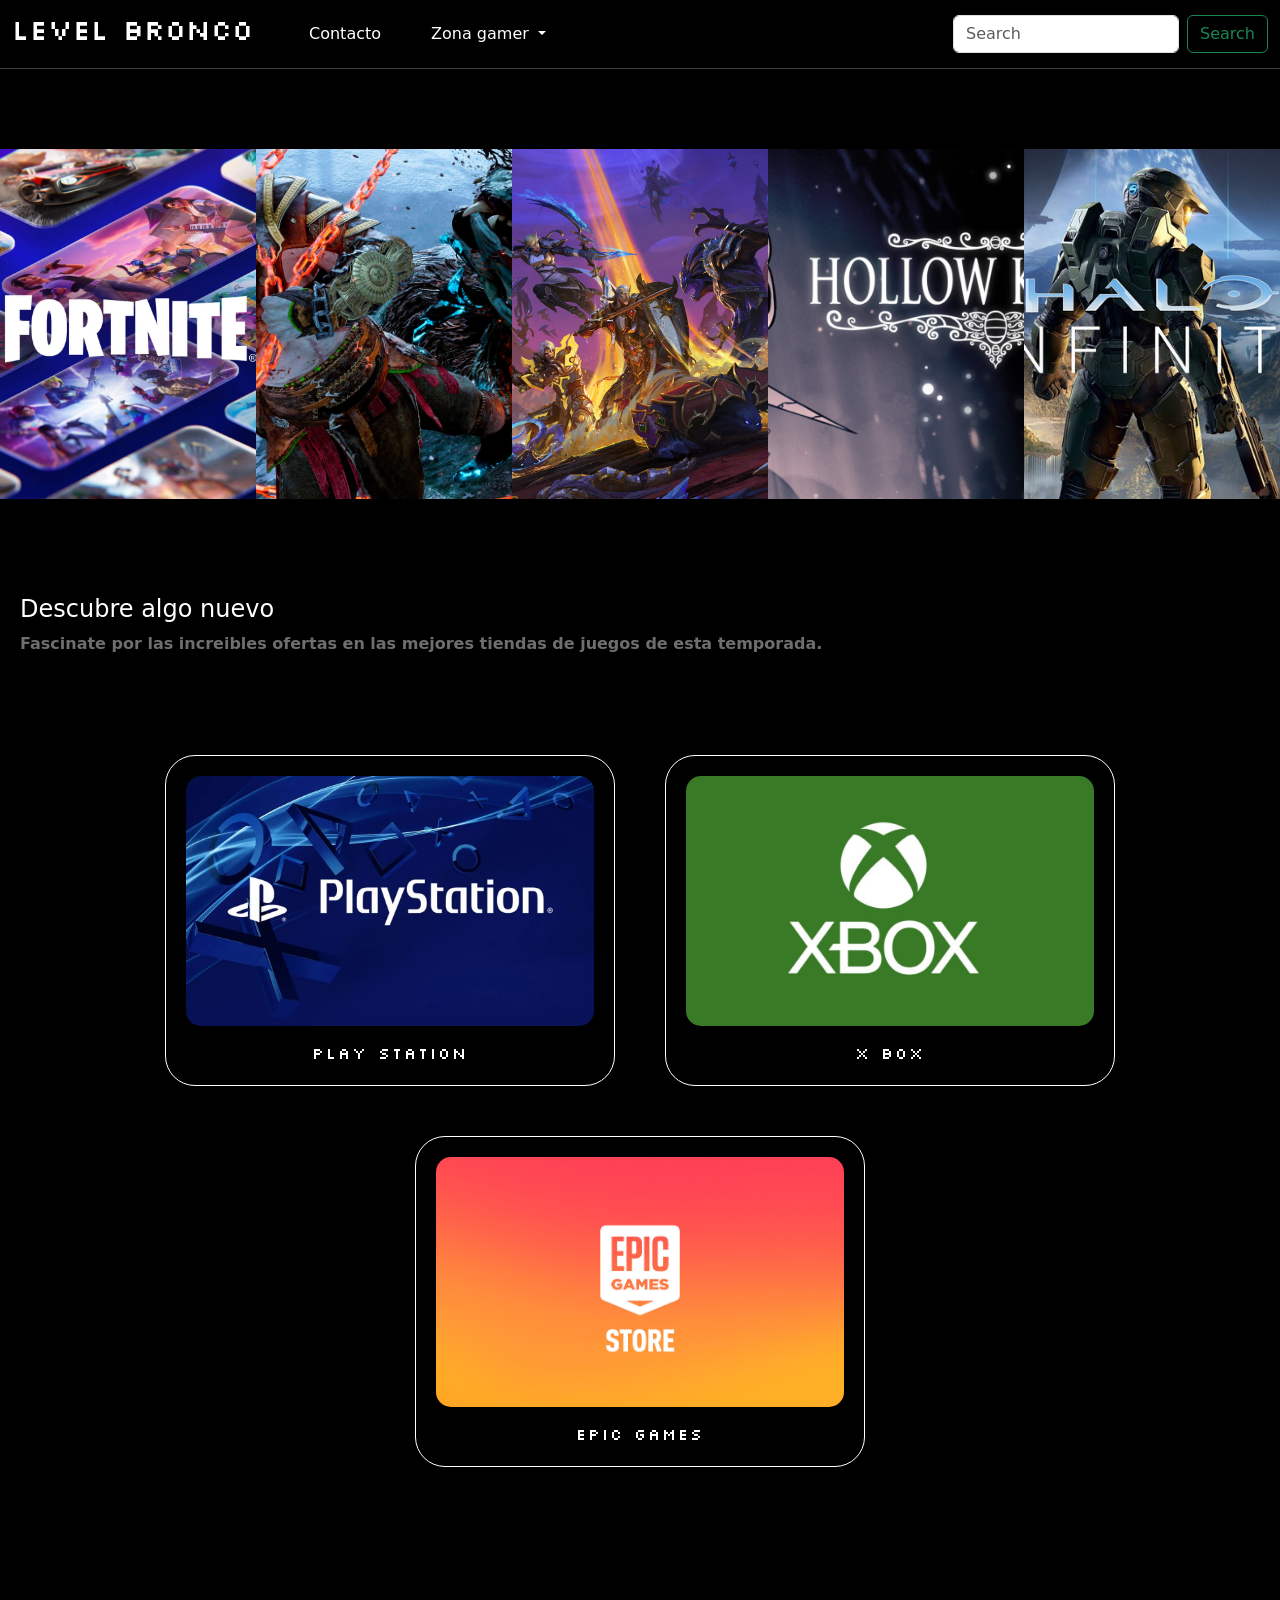
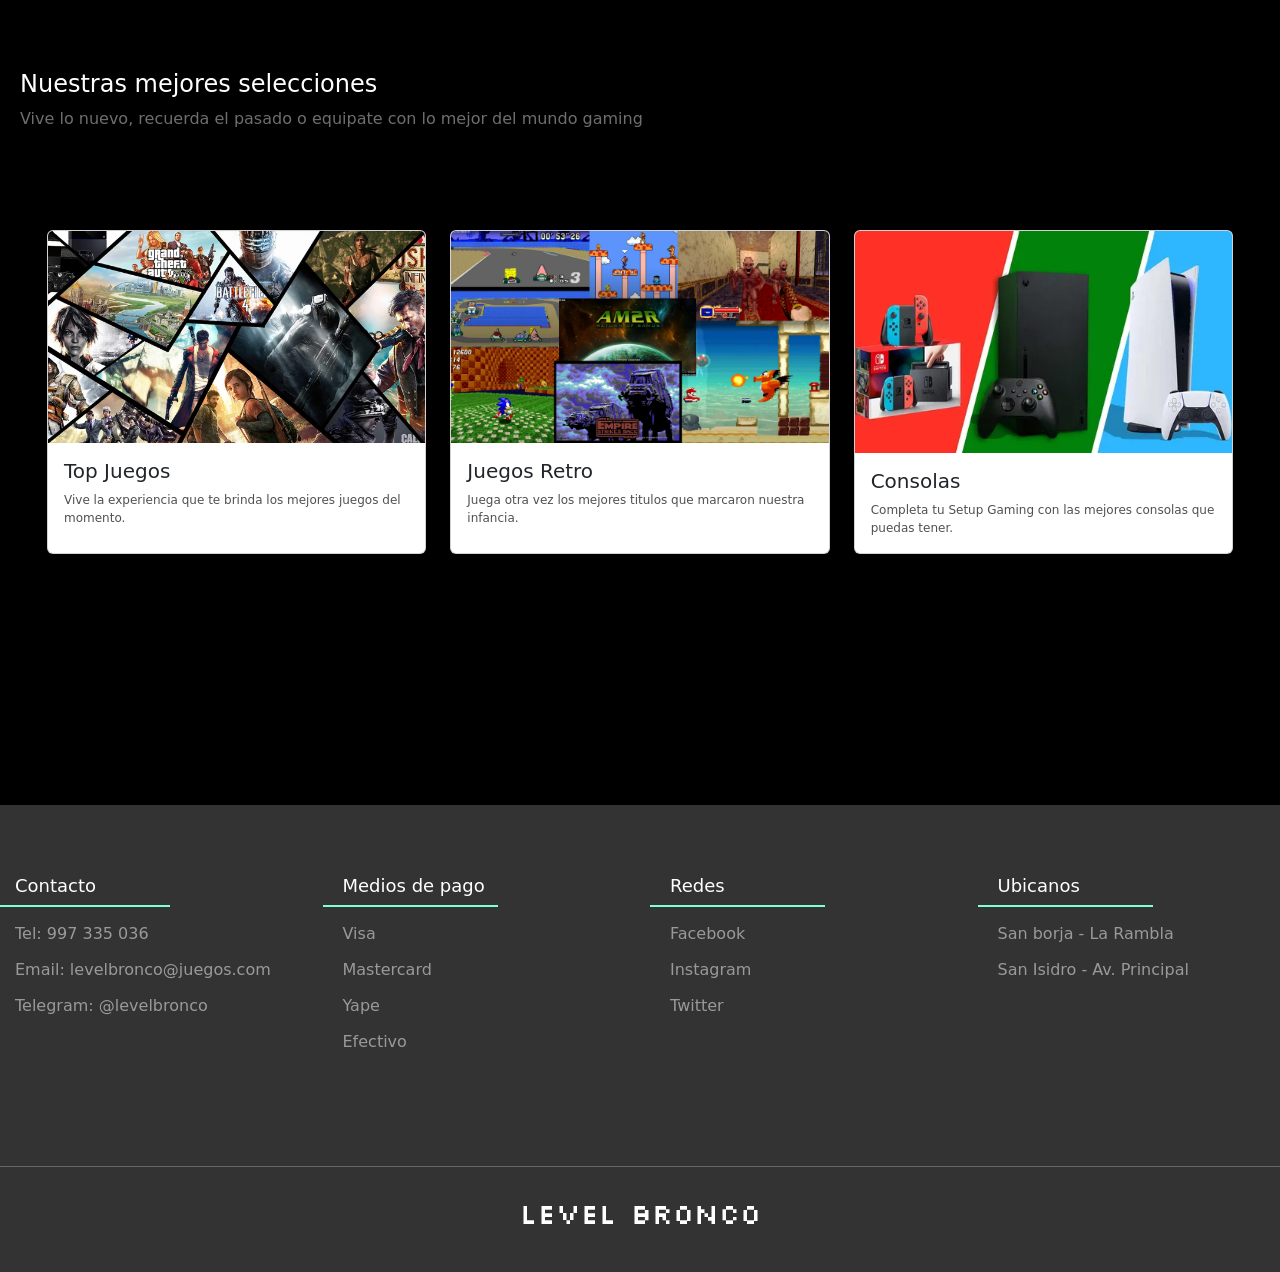
<file: index.html>
<!DOCTYPE html>
<html lang="es">

<head>
  <meta charset="UTF-8">
  <meta name="viewport" content="width=device-width, initial-scale=1.0">
  <title>Level Bronco - inicio</title>
  <link rel="stylesheet" href="https://cdn.jsdelivr.net/npm/bootstrap-icons@1.11.3/font/bootstrap-icons.min.css">
  <link href="https://cdn.jsdelivr.net/npm/bootstrap@5.3.3/dist/css/bootstrap.min.css" rel="stylesheet">
  <link rel="stylesheet" href="style.css">
</head>

<body>

  <header>
    <nav class="navbar navbar-expand-lg bg-black fixed-top">
      <div class="container-fluid">
        <a class="navbar-brand" href="#">
          <h3>Level Bronco</h3>
        </a>
        <button class="navbar-toggler" type="button" data-bs-toggle="collapse" data-bs-target="#navbarSupportedContent"
          aria-controls="navbarSupportedContent" aria-expanded="false" aria-label="Toggle navigation">
          <span class="navbar-toggler-icon"></span>
        </button>
        <div class="collapse navbar-collapse" id="navbarSupportedContent">
          <ul class="navbar-nav me-auto mb-2 mb-lg-0">
            <li class="nav-item">
              <a class="nav-link active botones" aria-current="page" href="#contact" style="color: white;">Contacto</a>
            </li>
            <li class="nav-item dropdown">
              <a class="nav-link dropdown-toggle botones" href="#" role="button" data-bs-toggle="dropdown"
                aria-expanded="false" style="color: white;">
                Zona gamer
              </a>
              <ul class="dropdown-menu">
                <li><a class="dropdown-item" href="shop.html">Juegos</a></li>
                <li><a class="dropdown-item" href="shop.html#equipos">Equipos</a></li>
              </ul>
            </li>
          </ul>
          <form class="d-flex" role="search">
            <input class="form-control me-2" type="search" placeholder="Search" aria-label="Search" />
            <button class="btn btn-outline-success" type="submit">Search</button>
          </form>
        </div>
      </div>
    </nav>
  </header>

  <br><br><br>
  <hr style="margin-top: -4px;">

  <div class="imagenes">
    <div class="galeria">
      <img src="img/epic 0.webp" alt="">
      <img src="img/play 0.jpeg" alt="">
      <img src="img/pc 0.avif" alt="">
      <img src="img/steam.jpg" alt="">
      <img src="img/xbox 0.jpg" alt="">
    </div>
  </div>

  <br><br><br><br>

  <div id="tiendas">
    <a href="#tiendas" style="text-decoration: none;">
      <h4 style="color: white !important;">
        Descubre algo nuevo
      </h4>
    </a>
    <strong>
      <p>
        Fascinate por las increibles ofertas en las mejores tiendas de juegos de esta temporada.
      </p>
    </strong>
  </div>

  <br><br>

  <div class="prin">
    <div class="celda">
      <div class="contenido-celda">
        <img src="img/PlayStation.webp" alt="terror">
        <div class="texto-inferior">
          <p>PLAY STATION</p>
        </div>
      </div>
    </div>

    <div class="celda">
      <div class="contenido-celda">
        <img src="img/Xbox.jpg" alt="shooters">
        <div class="texto-inferior">
          <p>X BOX</p>
        </div>
      </div>
    </div>

    <div class="celda">
      <div class="contenido-celda">
        <img src="img/epic games.jpg" alt="casuales">
        <div class="texto-inferior">
          <p>EPIC GAMES</p>
        </div>
      </div>
    </div>
  </div>

  <br><br><br><br><br><br><br>

  <div id="selecciones">
    <a href="#selecciones" style="text-decoration: none;">
      <h4 style="color: white !important;">
        Nuestras mejores selecciones
      </h4>
    </a>
    <p>
      Vive lo nuevo, recuerda el pasado o equipate con lo mejor del mundo gaming
    </p>
  </div>

  <br>

  <div class="row row-cols-1 row-cols-md-3 g-4 espacio">
    <div class="col sizemás">
      <div class="card h-100">
        <a href="shop.html#top"><img src="img/actual 0.webp" class="card-img-top" alt="..."></a>
        <div class="card-body">
          <h5 class="card-title">Top Juegos</h5>
          <p class="card-text"
            style="color: rgb(80, 80, 80) !important; font-size: 12px !important; padding: 0px !important;">Vive la
            experiencia que te brinda los mejores juegos del momento.</p>
        </div>
      </div>
    </div>
    <div class="col sizemás">
      <div class="card h-100">
        <a href="shop.html#retros"><img src="img/retro 0.webp" class="card-img-top" alt="..."></a>
        <div class="card-body">
          <h5 class="card-title">Juegos Retro</h5>
          <p class="card-text"
            style="color: rgb(80, 80, 80) !important; font-size: 12px !important; padding: 0px !important;">Juega otra
            vez los mejores titulos que marcaron nuestra infancia.</p>
        </div>
      </div>
    </div>
    <div class="col sizemás">
      <div class="card h-100">
        <a href="shop.html#equipos"><img src="img/consolas 0.webp" class="card-img-top" alt="..."></a>
        <div class="card-body">
          <h5 class="card-title">Consolas</h5>
          <p class="card-text"
            style="color: rgb(80, 80, 80) !important; font-size: 12px !important; padding: 0px !important;">Completa
            tu Setup Gaming con las mejores consolas que puedas tener.</p>
        </div>
      </div>
    </div>
  </div>

  <br><br><br><br><br><br><br><br><br>

  <footer class="footer">
    <div class="footcont">
      <div class="flex">
        <div class="colum">
          <h4 id="contact">Contacto</h4>
          <ul>
            <li><a href="https://web.whatsapp.com/">Tel: 997 335 036</a></li>
            <li><a href="https://workspace.google.com/intl/es-419/products/gmail/">Email: levelbronco@juegos.com</a>
            </li>
            <li><a href="https://web.telegram.org/a/">Telegram: @levelbronco</a></li>
          </ul>
        </div>
        <div class="colum">
          <h4>Medios de pago</h4>
          <ul>
            <li><a href="https://www.viabcp.com/">Visa</a></li>
            <li><a href="https://www.mastercard.com/pe/es.html">Mastercard</a></li>
            <li><a href="https://www.yape.com.pe/">Yape</a></li>
            <li><a href="">Efectivo</a></li>
          </ul>
        </div>
        <div class="colum">
          <h4>Redes</h4>
          <ul>
            <li><a href="https://www.facebook.com/Latam.PlayStation?locale=es_LA">Facebook</a></li>
            <li><a href="https://www.instagram.com/playstation/?hl=es">Instagram</a></li>
            <li><a href="https://x.com/PlayStation">Twitter</a></li>
          </ul>
        </div>
        <div class="colum">
          <h4>Ubicanos</h4>
          <ul>
            <li><a
                href="https://www.google.com/maps/place/La+Rambla+San+Borja/@-12.0888017,-77.0046321,21z/data=!4m14!1m7!3m6!1s0x9105c7d40cf27c17:0x338468bfb2ffc786!2sLa+Rambla+San+Borja!8m2!3d-12.088736!4d-77.0046386!16s%2Fg%2F11g6ykhx9m!3m5!1s0x9105c7d40cf27c17:0x338468bfb2ffc786!8m2!3d-12.088736!4d-77.0046386!16s%2Fg%2F11g6ykhx9m?entry=ttu&g_ep=EgoyMDI2MDQwMS4wIKXMDSoASAFQAw%3D%3D">San
                borja - La Rambla</a></li>
            <li><a
                href="https://www.google.com/maps/place/San+Isidro/@-12.0982225,-77.0548353,14z/data=!3m1!4b1!4m6!3m5!1s0x9105c842bd2342fb:0x7e3183f45f461207!8m2!3d-12.0970431!4d-77.0339371!16zL20vMDVmNmwz?entry=ttu&g_ep=EgoyMDI2MDQwMS4wIKXMDSoASAFQAw%3D%3D">San
                Isidro - Av. Principal</a></li>
          </ul>
        </div>
      </div>
    </div>
  </footer>

  <footer style="background-color: #333; color: white; text-align: center; padding: 10px 0;">
    <hr>
    <h3 style="margin-top: -50px;">Level Bronco</h3>
    <br>
  </footer>

  <script src="https://cdn.jsdelivr.net/npm/bootstrap@5.3.3/dist/js/bootstrap.bundle.min.js"></script>
</body>

</html>
</file>
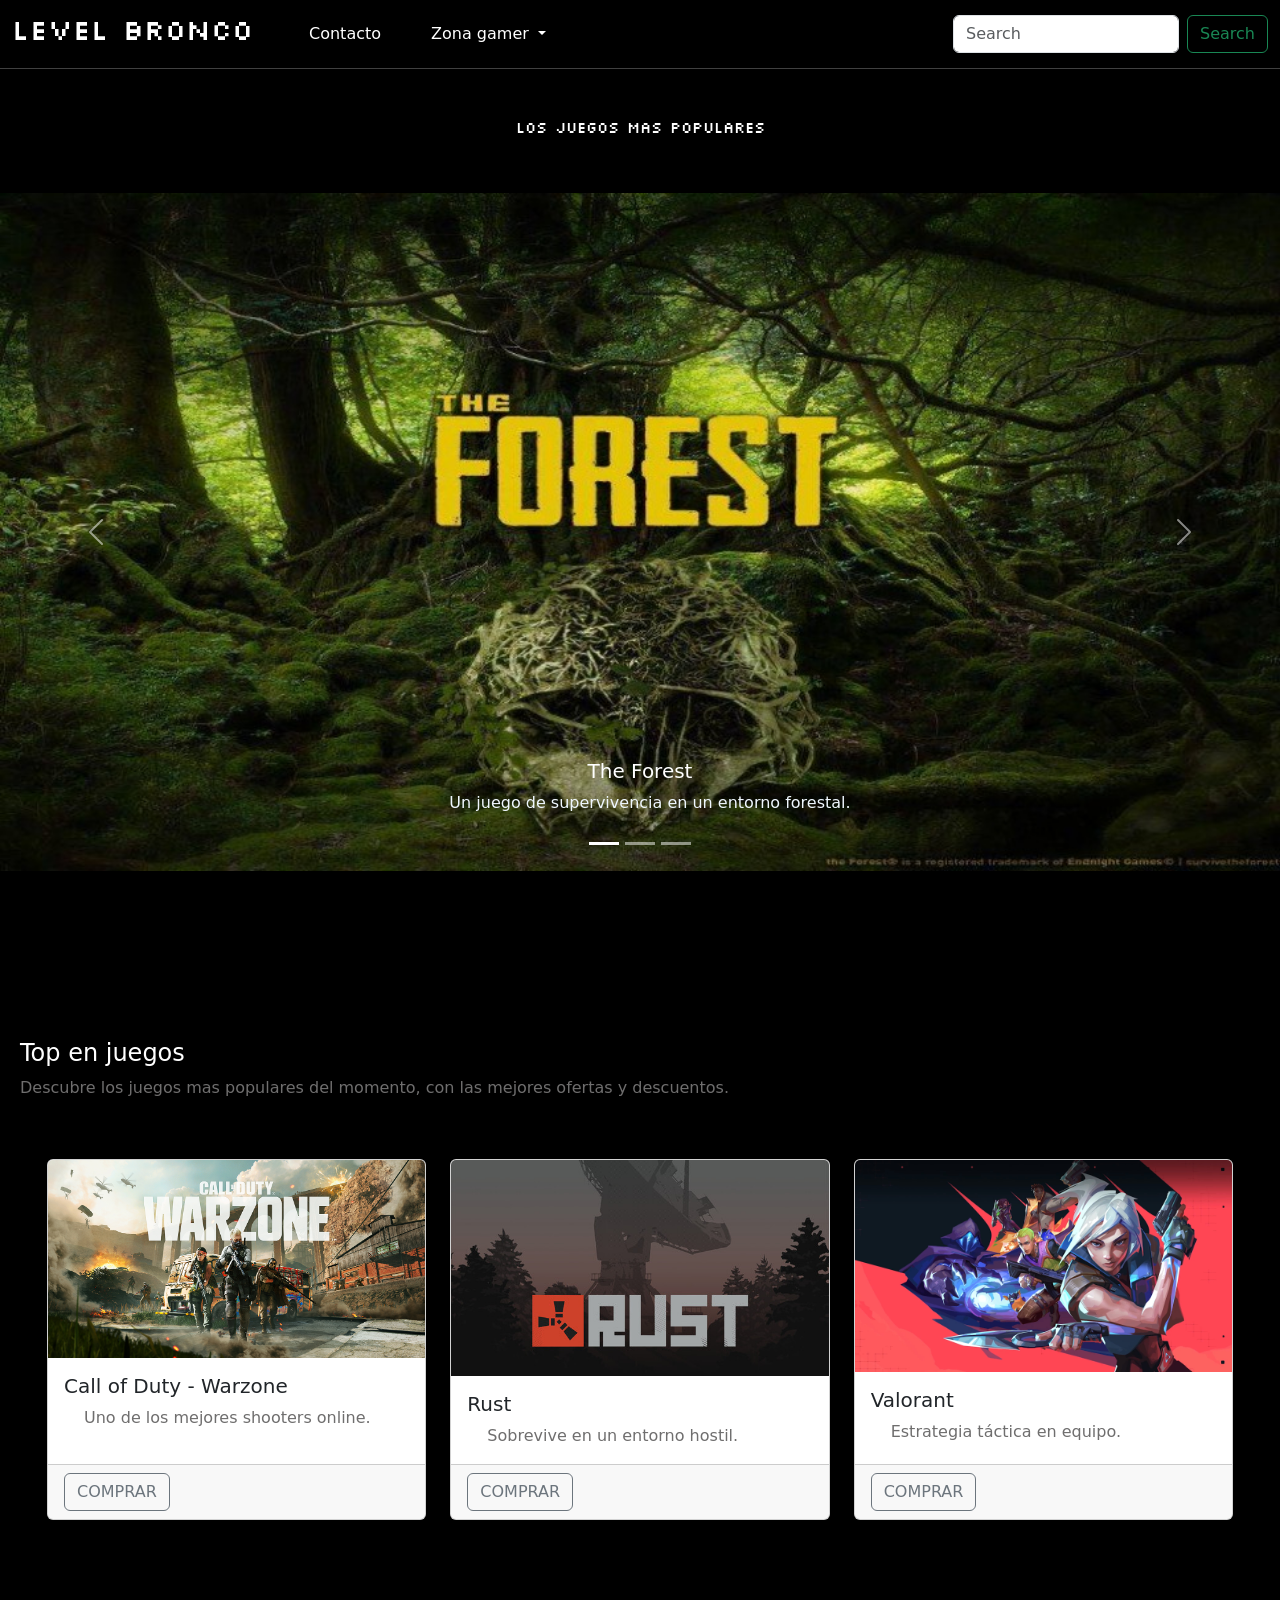
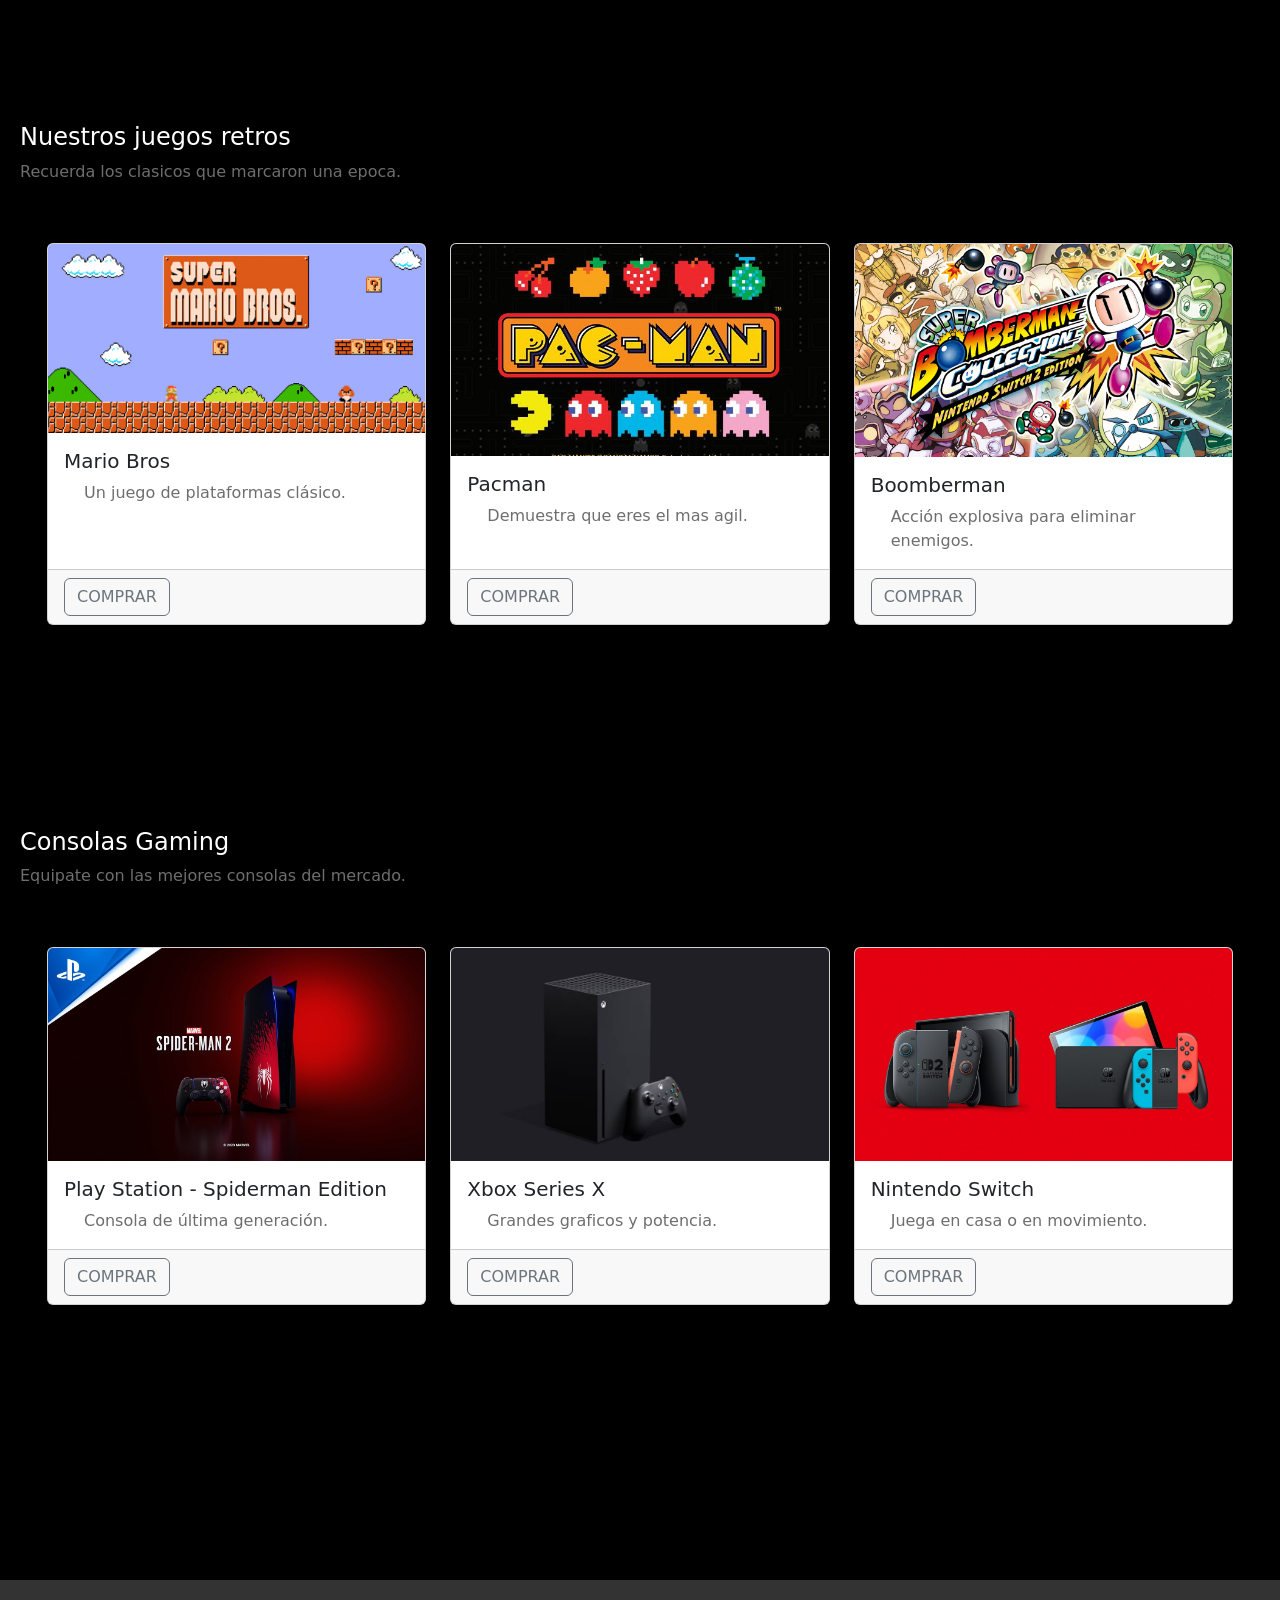
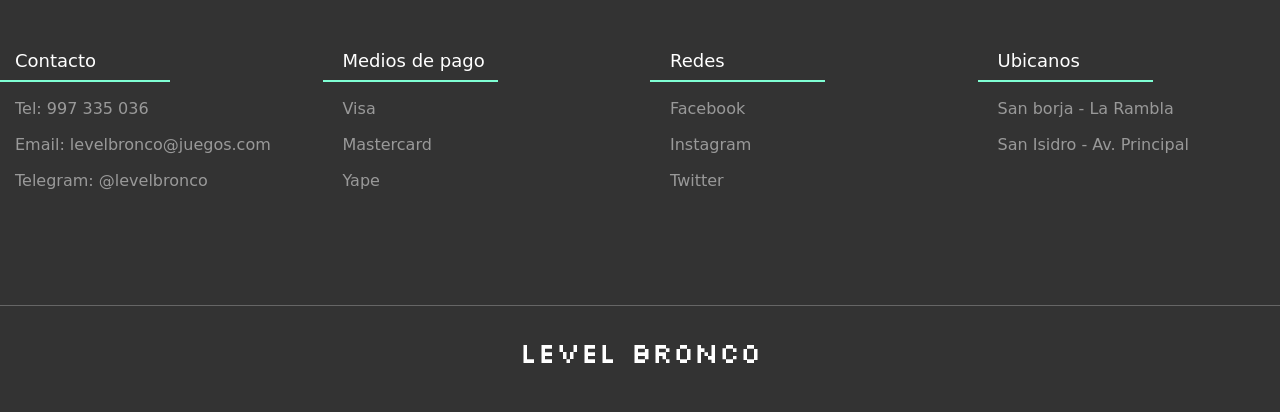
<file: shop.html>
<!DOCTYPE html>
<html lang="es">

<head>
  <meta charset="UTF-8">
  <meta name="viewport" content="width=device-width, initial-scale=1.0">
  <title>Level Bronco - Shop</title>
  <link rel="stylesheet" href="https://cdn.jsdelivr.net/npm/bootstrap-icons@1.11.3/font/bootstrap-icons.min.css">
  <link href="https://cdn.jsdelivr.net/npm/bootstrap@5.3.3/dist/css/bootstrap.min.css" rel="stylesheet">
  <link rel="stylesheet" href="style.css">
</head>

<body>

  <header>
    <nav class="navbar navbar-expand-lg bg-black fixed-top">
      <div class="container-fluid">
        <a class="navbar-brand" href="index.html">
          <h3>Level Bronco</h3>
        </a>
        <button class="navbar-toggler" type="button" data-bs-toggle="collapse" data-bs-target="#navbarSupportedContent"
          aria-controls="navbarSupportedContent" aria-expanded="false" aria-label="Toggle navigation">
          <span class="navbar-toggler-icon"></span>
        </button>
        <div class="collapse navbar-collapse" id="navbarSupportedContent">
          <ul class="navbar-nav me-auto mb-2 mb-lg-0">
            <li class="nav-item">
              <a class="nav-link active botones" aria-current="page" href="#contact" style="color: white;">Contacto</a>
            </li>
            <li class="nav-item dropdown">
              <a class="nav-link dropdown-toggle botones" href="#" role="button" data-bs-toggle="dropdown"
                aria-expanded="false" style="color: white;">
                Zona gamer
              </a>
              <ul class="dropdown-menu">
                <li><a class="dropdown-item" href="#top">Juegos</a></li>
                <li><a class="dropdown-item" href="#equipos">Equipos</a></li>
              </ul>
            </li>
          </ul>
          <form class="d-flex" role="search">
            <input class="form-control me-2" type="search" placeholder="Search" aria-label="Search" />
            <button class="btn btn-outline-success" type="submit">Search</button>
          </form>
        </div>
      </div>
    </nav>
  </header>

  <br><br><br>
  <hr style="margin-top: -4px;">
  <h3 style="font-size: 15px; text-align: center; margin-top: -30px;">Los juegos mas populares</h3>
  <br><br>

  <div id="carouselExampleCaptions" class="carousel slide">
    <div class="carousel-indicators">
      <button type="button" data-bs-target="#carouselExampleCaptions" data-bs-slide-to="0" class="active"
        aria-current="true" aria-label="Slide 1"></button>
      <button type="button" data-bs-target="#carouselExampleCaptions" data-bs-slide-to="1"
        aria-label="Slide 2"></button>
      <button type="button" data-bs-target="#carouselExampleCaptions" data-bs-slide-to="2"
        aria-label="Slide 3"></button>
    </div>
    <div class="carousel-inner">
      <div class="carousel-item active">
        <img src="img/forest.jpeg" class="d-block w-100" alt="...">
        <div class="carousel-caption d-none d-md-block">
          <h5>The Forest</h5>
          <p style="color:aliceblue !important">Un juego de supervivencia en un entorno forestal.</p>
        </div>
      </div>
      <div class="carousel-item">
        <img src="img/silksong.jpeg" class="d-block w-100" alt="...">
        <div class="carousel-caption d-none d-md-block">
          <h5>Silksong: Hollow Knight</h5>
          <p style="color:aliceblue !important">Una aventura en un mundo lleno de secretos</p>
        </div>
      </div>
      <div class="carousel-item">
        <img src="img/left.jpeg" class="d-block w-100" alt="...">
        <div class="carousel-caption d-none d-md-block">
          <h5>Left 4 Dead 2</h5>
          <p style="color:aliceblue !important">Sobrevive a una oleada de infectados.</p>
        </div>
      </div>
    </div>
    <button class="carousel-control-prev" type="button" data-bs-target="#carouselExampleCaptions" data-bs-slide="prev">
      <span class="carousel-control-prev-icon" aria-hidden="true"></span>
    </button>
    <button class="carousel-control-next" type="button" data-bs-target="#carouselExampleCaptions" data-bs-slide="next">
      <span class="carousel-control-next-icon" aria-hidden="true"></span>
    </button>
  </div>

  <br><br><br><br><br><br><br>

  <div id="top">
    <a href="#top" style="text-decoration: none;">
      <h4 style="color: white !important;">
        Top en juegos
      </h4>
    </a>
    <p>
      Descubre los juegos mas populares del momento, con las mejores ofertas y descuentos.
    </p>
  </div>

  <div class="row row-cols-1 row-cols-md-3 g-4 espacio">
    <div class="col sizemás">
      <div class="card h-100">
        <img src="img/cod.jpg" class="card-img-top" alt="...">
        <div class="card-body">
          <h5 class="card-title">Call of Duty - Warzone</h5>
          <p class="card-text">Uno de los mejores shooters online.</p>
        </div>
        <div class="card-footer">
          <button type="button" class="btn btn-outline-secondary">COMPRAR</button>
        </div>
      </div>
    </div>
    <div class="col sizemás">
      <div class="card h-100">
        <img src="img/rust.jpg" class="card-img-top" alt="...">
        <div class="card-body">
          <h5 class="card-title">Rust</h5>
          <p class="card-text">Sobrevive en un entorno hostil.</p>
        </div>
        <div class="card-footer">
          <button type="button" class="btn btn-outline-secondary">COMPRAR</button>
        </div>
      </div>
    </div>
    <div class="col sizemás">
      <div class="card h-100">
        <img src="img/val.jpg" class="card-img-top" alt="...">
        <div class="card-body">
          <h5 class="card-title">Valorant</h5>
          <p class="card-text">Estrategia táctica en equipo.</p>
        </div>
        <div class="card-footer">
          <button type="button" class="btn btn-outline-secondary">COMPRAR</button>
        </div>
      </div>
    </div>
  </div>

  <br><br><br><br><br><br><br>

  <div id="retros">
    <a href="#retros" style="text-decoration: none;">
      <h4 style="color: white !important;">
        Nuestros juegos retros
      </h4>
    </a>
    <p>
      Recuerda los clasicos que marcaron una epoca.
    </p>
  </div>

  <div class="row row-cols-1 row-cols-md-3 g-4 espacio">
    <div class="col sizemás">
      <div class="card h-100">
        <img src="img/mario bros.jpg" class="card-img-top" alt="...">
        <div class="card-body">
          <h5 class="card-title">Mario Bros</h5>
          <p class="card-text">Un juego de plataformas clásico.</p>
        </div>
        <div class="card-footer">
          <button type="button" class="btn btn-outline-secondary">COMPRAR</button>
        </div>
      </div>
    </div>
    <div class="col sizemás">
      <div class="card h-100">
        <img src="img/juego pacman.jpg" class="card-img-top" alt="...">
        <div class="card-body">
          <h5 class="card-title">Pacman</h5>
          <p class="card-text">Demuestra que eres el mas agil.</p>
        </div>
        <div class="card-footer">
          <button type="button" class="btn btn-outline-secondary">COMPRAR</button>
        </div>
      </div>
    </div>
    <div class="col sizemás">
      <div class="card h-100">
        <img src="img/boomberman.avif" class="card-img-top" alt="...">
        <div class="card-body">
          <h5 class="card-title">Boomberman</h5>
          <p class="card-text">Acción explosiva para eliminar enemigos.</p>
        </div>
        <div class="card-footer">
          <button type="button" class="btn btn-outline-secondary">COMPRAR</button>
        </div>
      </div>
    </div>
  </div>

  <br><br><br><br><br><br><br>

  <div id="equipos">
    <a href="#equipos" style="text-decoration: none;">
      <h4 style="color: white !important;">
        Consolas Gaming
      </h4>
    </a>
    <p>
      Equipate con las mejores consolas del mercado.
    </p>
  </div>

  <div class="row row-cols-1 row-cols-md-3 g-4 espacio">
    <div class="col sizemás">
      <div class="card h-100">
        <img src="img/spider play.jpg" class="card-img-top" alt="...">
        <div class="card-body">
          <h5 class="card-title">Play Station - Spiderman Edition</h5>
          <p class="card-text">Consola de última generación.</p>
        </div>
        <div class="card-footer">
          <button type="button" class="btn btn-outline-secondary">COMPRAR</button>
        </div>
      </div>
    </div>
    <div class="col sizemás">
      <div class="card h-100">
        <img src="img/consola xbox.avif" class="card-img-top" alt="...">
        <div class="card-body">
          <h5 class="card-title">Xbox Series X</h5>
          <p class="card-text">Grandes graficos y potencia.</p>
        </div>
        <div class="card-footer">
          <button type="button" class="btn btn-outline-secondary">COMPRAR</button>
        </div>
      </div>
    </div>
    <div class="col sizemás">
      <div class="card h-100">
        <img src="img/nintendo switch.jpg" class="card-img-top" alt="...">
        <div class="card-body">
          <h5 class="card-title">Nintendo Switch</h5>
          <p class="card-text">Juega en casa o en movimiento.</p>
        </div>
        <div class="card-footer">
          <button type="button" class="btn btn-outline-secondary">COMPRAR</button>
        </div>
      </div>
    </div>
  </div>

  <br><br><br><br><br><br><br><br><br><br>

  <footer class="footer">
    <div class="footcont">
      <div class="flex">
        <div class="colum">
          <h4 id="contact">Contacto</h4>
          <ul>
            <li><a href="https://web.whatsapp.com/">Tel: 997 335 036</a></li>
            <li><a href="https://workspace.google.com/intl/es-419/products/gmail/">Email: levelbronco@juegos.com</a>
            </li>
            <li><a href="https://web.telegram.org/a/">Telegram: @levelbronco</a></li>
          </ul>
        </div>
        <div class="colum">
          <h4>Medios de pago</h4>
          <ul>
            <li><a href="https://www.viabcp.com/">Visa</a></li>
            <li><a href="https://www.mastercard.com/pe/es.html">Mastercard</a></li>
            <li><a href="https://www.yape.com.pe/">Yape</a></li>
          </ul>
        </div>
        <div class="colum">
          <h4>Redes</h4>
          <ul>
            <li><a href="https://www.facebook.com/">Facebook</a></li>
            <li><a href="https://www.instagram.com/">Instagram</a></li>
            <li><a href="https://x.com/">Twitter</a></li>
          </ul>
        </div>
        <div class="colum">
          <h4>Ubicanos</h4>
          <ul>
            <li><a href="#">San borja - La Rambla</a></li>
            <li><a href="#">San Isidro - Av. Principal</a></li>
          </ul>
        </div>
      </div>
    </div>
  </footer>

  <footer style="background-color: #333; color: white; text-align: center; padding: 10px 0;">
    <hr>
    <h3 style="margin-top: -50px;">Level Bronco</h3>
    <br>
  </footer>

  <script src="https://cdn.jsdelivr.net/npm/bootstrap@5.3.3/dist/js/bootstrap.bundle.min.js"></script>
</body>

</html>
</file>
<file: style.css>
@import url('https://fonts.googleapis.com/css2?family=Silkscreen:wght@400;700&display=swap'); /*fuente importado para el h3 */

body {
    background-color: rgb(0, 0, 0); /*fondo negro */
}

h3 {
    color: rgb(255, 255, 255);
    font-family: "Silkscreen", sans-serif;

}

hr {
    color: white;
    margin-bottom: 80px;                    /*lo uso para hacer mas grande la parte de abajo */
}

h4 {
    color: white;
    padding-left: 20px;                     /*espacio para el lado izquierdo dentro del h4 */
}

p {
    color: rgb(111, 110, 110);
    padding-left: 20px;                     /*espacio al lado izquierdo dentro del p */
}

/*uso esto para cambiar el boton de hamburguesa que sale cuando se ve desde un celular*/
.navbar-toggler-icon {
    filter: invert(1) !important; /* invierte el color */
}

/*botones decorados*/
.botones {
    text-decoration: none;
    color: #333;
    padding: 5px 15px;                      /* Espacio interno del botón */
    border-radius: 20px;
    transition: 0.5s;                       /*me sirve para darle un tiempo al cambio que tendra el boton cuando paso el mouse por encima*/
    margin-left: 30px;                      /* Margen izquierdo*/
    border: 2px solid transparent;          /*borde invisible para que no me haga saltos cuando empiece el hover*/
}

/* Efecto visual al pasar el mouse por los botones */
.botones:hover {
    background-color: #222222;                                 /*se vueleve de color gris*/
    border-color: #ffffff;                                     /*para el borde blanco que complementa al efecto de iluminación*/
    box-shadow: 0 0 5px #ffffff, 0 0 15px #ffffff;           /*sombras para dar efecto de neon*/
}

/*para dar espacio de margen*/
.espacio {
    margin: 35px;                 /* Margen en todos los lados */
}

/*posicion de las primeras imagenes de la pagina de inicio*/
.galeria {
    display: flex;                /*aplica diseño para todas las imagenes*/
    justify-content: center;      /*centra el contenido horizontalmente*/
    align-items: center;          /* Centra verticalmente */
}

/* Estilos para las imágenes dentro de la galería */
.galeria img {
    object-fit: cover;            /* Ajusta imagen sin deformar */
    width: 20%;                   /* Ancho inicial ajustado para móviles*/
    height: 21.875rem;                /* Altura de 350px para aprovechar pantallas de 2400px de alto */
    transition: all ease-in-out 0.5s;
}

/*efecto que tendra el carrusel*/
.galeria img:hover {
    width: 35%;                   /* hace que la imagen se expanda al pasar el mouse por encima*/
}

/* Efecto para agrandar ligeramente*/
.sizemás {
    transition: 0.2s ease-in-out;
}

.sizemás:hover {
    transform: scale(1.03);      /*aumenta el tamaño al pasar el mouse*/
}

/*contenedores*/
.prin {
    display: flex;               /*flexbox para organizar los divs internos*/
    flex-wrap: wrap;             /*permite que los elementos bajen de línea */
    gap: 30px;
    justify-content: center;     /*Centra los divs*/
    margin: 20px;
}

/* Estilo de las cards*/
.celda {
    border: 1px solid white;
    border-radius: 30px;
    padding: 20px; 
    width: 100%;                       /*Ancho para celular*/
    max-width: 450px;                  /*limite de ancho máximo */
    display: flex;                     /*Flexbox interno */
    align-items: center;               /*Centrado vertical interno */
    justify-content: center;           /*Centrado horizontal interno */
    overflow: hidden;                  /*oculta el contenido que se quiere salir del borde*/
    box-sizing: border-box;            /*Incluye padding y borde en el ancho total */
}

/* Imágenes dentro de las celdas */
.celda img {
    width: 100%;             /* Ocupa todo el ancho disponible */
    height: 250px;           /* Altura fija para uniformidad */
    object-fit: cover;       /* Recorta imagen para llenar el contenedor */
    display: block;          /* Elimina espacios vacíos inferiores */
    border-radius: 15px;     /* Redondeo de esquinas de la imagen */
}

/* Contenedor interno de la celda */
.contenido-celda {
    display: flex;
    flex-direction: column; /* Alinea imagen arriba y texto abajo */
    align-items: center;    /* Centra ambos horizontalmente */
    width: 100%;
}

/* Ajuste de la imagen */
.contenido-celda img {
    width: 100%;
    height: 250px;
    object-fit: cover;
    border-radius: 15px;
    display: block;
}

/* Contenedor del texto */
.texto-inferior {
    width: 100%;
    margin-top: 15px;      /* Espacio entre la imagen y el texto */
    text-align: center;    /* Centra el texto */
}

/* Estilo de <p> esta vez aplicando el !important dentro de css y ya no dentro de html */
.texto-inferior p {
    color: white !important;
    font-family: "Silkscreen", sans-serif !important;
    font-size: 1rem;
    margin: 0;
    padding: 0 !important; /* IMPORTANTE: Esto quita los 20px de la izquierda */
    letter-spacing: 2px;
}

/* Efecto de agrandado para toda la celda */
.celda:hover {
    transform: scale(1.02);
    transition: 0.3s ease;
    border-color: #ffffff;
    box-shadow: 0 0 10px rgba(255,255,255,0.5);
}

/* Adaptación para pantallas de pc */
@media (min-width: 768px) {
    .prin { 
        gap: 50px;              /* Aumenta mucho el espacio entre celdas */
        margin: 35px;           /* Margen externo mayor */
    }
    
    .celda {
        flex-wrap: wrap;        /* Celdas más anchas en PC */
    }
}

/*estilos para el footer*/

.footer {
    background-color: #333;
    padding: 50px 20px; 
}

.flex {
    display: flex;
    flex-wrap: wrap;
    flex-direction: row; /* Apila las columnas verticalmente en celular */
    gap: 20px; /* Espacio uniforme entre secciones en móvil */
}

a{
    text-decoration: none;
    color: rgba(255,255,255,0.5);
    transition: color 0.3s ease, padding 0.3s ease;
}

ul {
    list-style: none;
    padding: 0; 
}

.footcont {
    max-width: 1370px;
    margin: auto;
}

.colum {
    width: 100%; /* Las columnas ocupan todo el ancho en móvil */
    padding: 0 10px;
    margin-bottom: 30px; /* Separación entre bloques de información */
}

.colum h4 {
    position: relative;
    font-size: 18px;
    color: white;
    margin-left: -20px;
    margin-bottom: 25px;
    font-weight: 500;
}

.colum h4::before {
    content: '';
    position: absolute;
    left: 0; /* Alineado al borde en móvil para mejor legibilidad */
    bottom: -10px;
    background-color: aquamarine;
    height: 2px;
    width: 80px; /* Línea un poco más corta para pantallas pequeñas */
}

.colum ul li {
    margin-bottom: 12px;
}

.colum ul li a:hover {
    color: white;
    padding-left: 4px;
}

/* --- ESTILOS PARA PC (PANTALLAS GRANDES) --- */

@media (min-width: 768px) {
    .footer {
        padding: 70px; /* Recupera el padding amplio original */
    }

    .flex {
        flex-direction: row; /* Cambia de vertical a horizontal */
        justify-content: space-between; /* Distribuye las columnas uniformemente */
    }

    .colum {
        width: 25%; /* Cada columna vuelve a ocupar su cuarta parte */
        margin-bottom: 0; /* Quita el margen inferior excesivo del móvil */
    }

    .colum h4::before {
        width: 150px; /* Recupera el largo original de la línea */
        left: 0; 
    }

    .colum ul li {
        margin-left: 0; /* Limpia ajustes específicos de móvil si fuera necesario */
    }
}/* --- ESTILOS MÓVIL (APILADOS) --- */

.footer {
    background-color: #333;
    padding: 50px 20px;
}

.flex {
    display: flex;
    flex-direction: column; /* Uno debajo de otro en celular */
    gap: 30px;
    max-width: 1370px;
    margin: auto;
}

.colum {
    width: 100%; /* Ocupa todo el ancho en celular */
}

.colum h4 {
    position: relative;
    font-size: 18px;
    color: white;
    margin-bottom: 25px;
}

.colum h4::before {
    content: '';
    position: absolute;
    left: 0;
    bottom: -10px;
    background-color: aquamarine;
    height: 2px;
    width: 175px; 
}


@media (min-width: 992px) { 
    .footer {
        padding: 70px 0;
    }

    .flex {
        flex-direction: row; 
        flex-wrap: nowrap;   /* Evita que "Ubícanos" se baje */
        justify-content: space-between; /* Distribuye espacio equitativo */
        align-items: flex-start;
    }

    .colum {
        /* Dividimos 100% entre 4 columnas = 25% cada una */
        width: 25%; 
        padding: 0 15px;
    }
}
</file>
